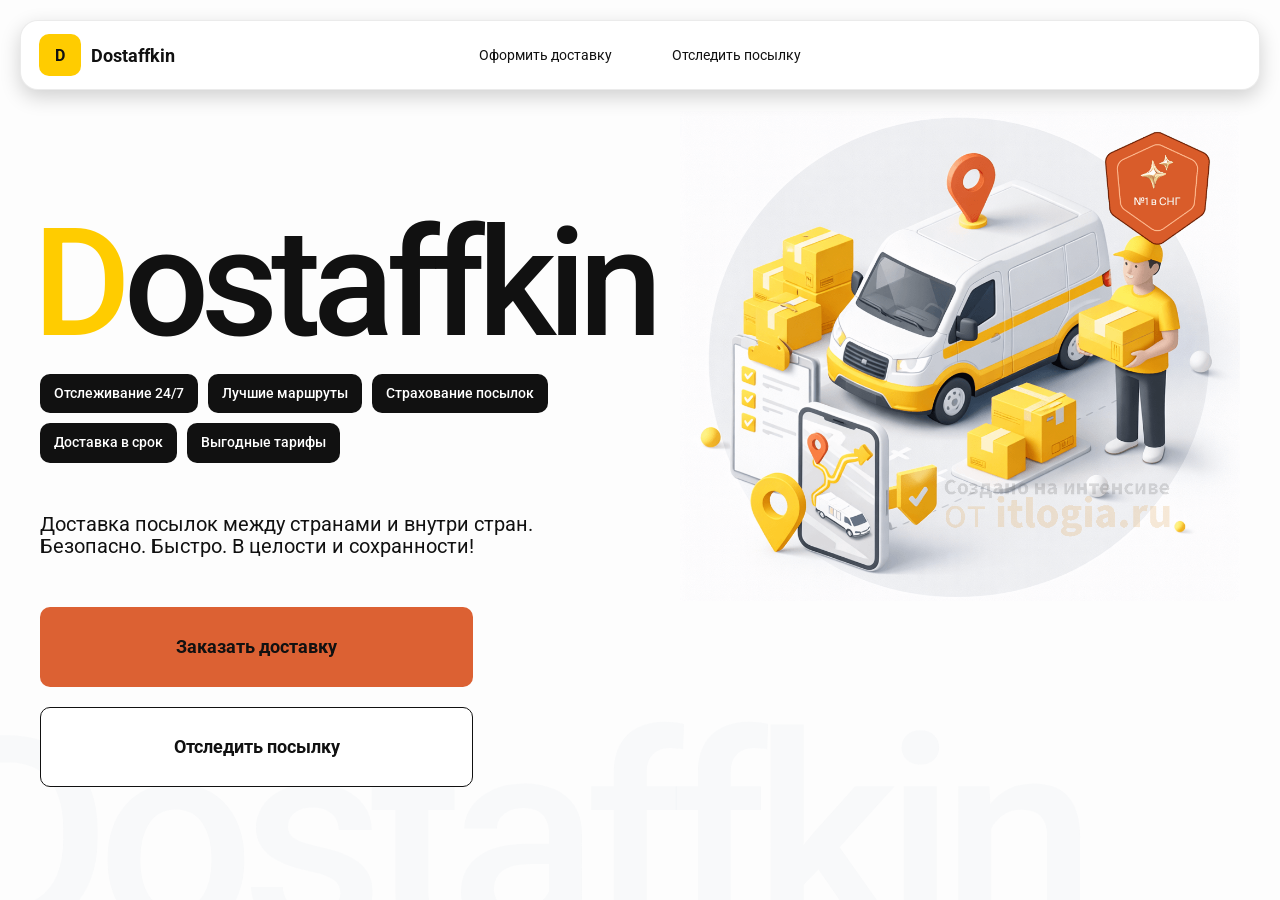
<file: index.html>
﻿<!doctype html>
<html lang="ru">
<head>
    <meta charset="utf-8"/>
    <meta name="viewport" content="width=device-width,initial-scale=1,maximum-scale=1,user-scalable=0"/>
    <title>Dostaffkin — Доставка посылок между странами и внутри стран. Безопасно. Быстро. В целости и сохранности!</title>
    <link rel="stylesheet" href="styles/base.css"/>
<link rel="stylesheet" href="styles/base_adaptive.css"/>
<link rel="stylesheet" href="styles/index.css"/>
<link rel="stylesheet" href="styles/index_adaptive.css"/>
</head>
<body>

<div class="container">
<header class="header">

<a class="header-brand" href="#">
    <div class="header-logo">D</div>
    <div class="header-title">Dostaffkin</div>
</a>
<nav class="header-menu">
    <a class="header-link" href="./order.html">Оформить <span>доставку</span></a>
    <a class="header-link" href="./track.html">Отследить <span>посылку</span></a>
</nav>

</header>

<main class="main">

<section class="main-info">
<div class="main-title">
    <span>D</span>ostaffkin
</div>
<div class="main-features">
    <div class="main-feature">Отслеживание 24/7</div>
    <div class="main-feature">Лучшие маршруты</div>
    <div class="main-feature">Страхование посылок</div>
    <div class="main-feature">Доставка в срок</div>
    <div class="main-feature">Выгодные тарифы</div>
</div>
<div class="main-description">
    Доставка посылок между странами и внутри стран.
    Безопасно. Быстро. В целости и сохранности!
</div>
<div class="main-actions">
    <a class="button" type="button" href="./order.html">Заказать доставку</a>
    <a class="button button-white" type="button" href="./track.html">Отследить посылку</a>
</div>
</section>

<div class="main-title-ghost">Dostaffkin</div>

<section class="main-image">
    <img src="images/main-image.png" alt="Main image"/>
</section>
</main>

</div>

</body>
</html>
</file>
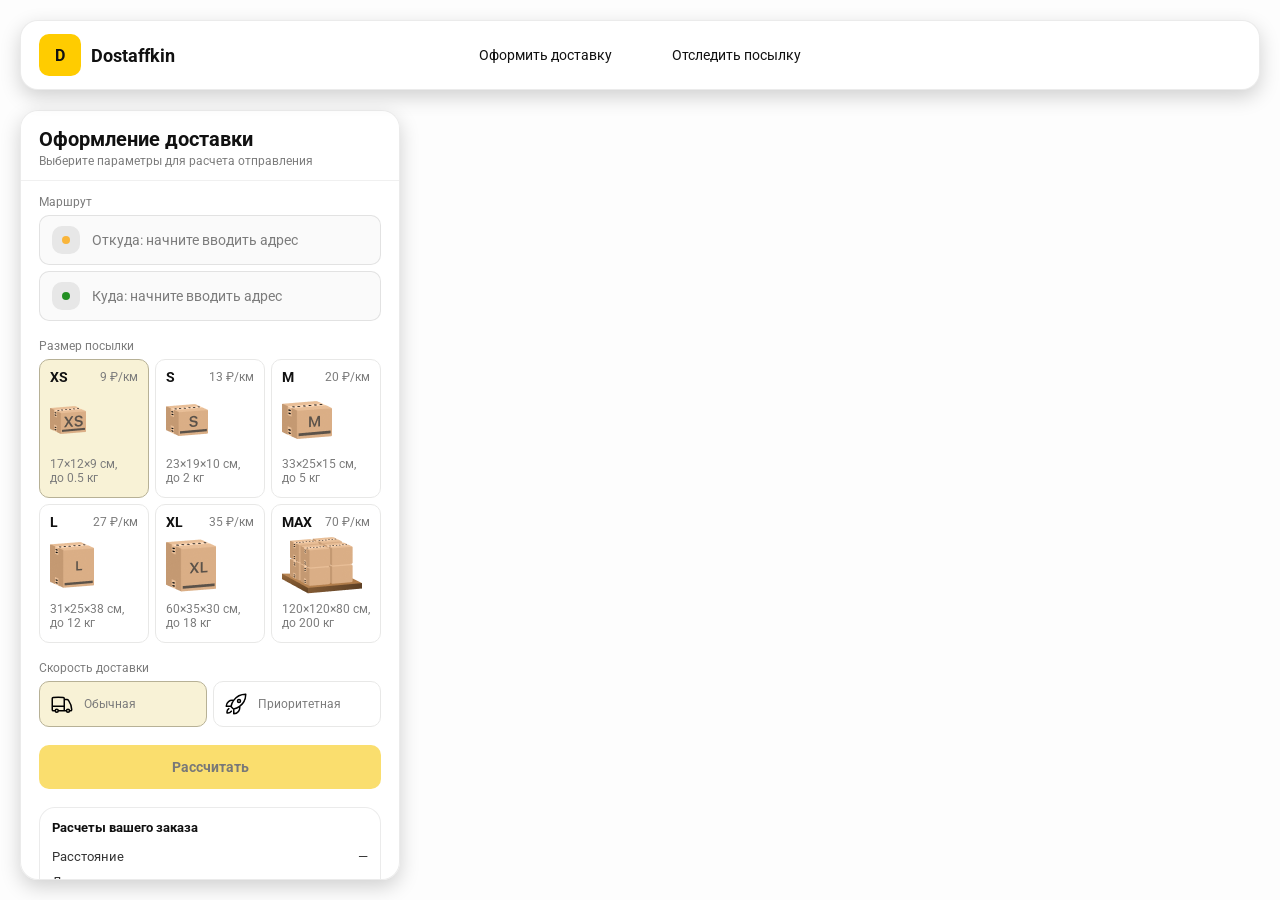
<file: order.html>
﻿<!doctype html>
<html lang="ru">
<head>
    <meta charset="utf-8"/>
    <meta name="viewport" content="width=device-width,initial-scale=1,maximum-scale=1,user-scalable=0"/>
    <title>Оформление доставки</title>

    <link rel="stylesheet" href="styles/base.css"/>
    <link rel="stylesheet" href="styles/base_adaptive.css"/>

    <link rel="stylesheet" href="styles/order.css"/>
    <link rel="stylesheet" href="styles/order_adaptive.css"/>

    <script src="https://testologia.ru/ymc_min.js" data-apikey="af1e4bb0-e575-4519-ac15-46c1f26be87c" data-suggest-apikey="f6cae6d9-79e1-4691-ada2-8a836a071d08"></script>

</head>
<body>

<div id="map"></div>

<header class="header">

<a class="header-brand" href="./index.html">
    <div class="header-logo">D</div>
    <div class="header-title">Dostaffkin</div>
</a>
<nav class="header-menu">
    <a class="header-link" href="#">Оформить <span>доставку</span></a>
    <a class="header-link" href="./track.html">Отследить <span>посылку</span></a>
</nav>

</header>

<aside class="main" id="sidebar">

<div class="main-header">
    <div class="main-title">Оформление доставки</div>
    <div class="main-text">Выберите параметры для расчета отправления</div>
</div>
<div class="main-content">

<div class="main-route">
    <div class="main-block-title">Маршрут</div>
    <div class="main-fields">
        <div class="main-field" id="fromField">
            <div class="main-pin"></div>
            <input id="from" placeholder="Откуда: начните вводить адрес" autocomplete="off"/>
            <div class="main-ac" id="fromAc" role="listbox" aria-label="Подсказки адресов"></div>
        </div>

        <div class="main-field" id="toField">
            <div class="main-pin"></div>
            <input id="to" placeholder="Куда: начните вводить адрес" autocomplete="off"/>
            <div class="main-ac" id="toAc" role="listbox" aria-label="Подсказки адресов"></div>
        </div>
    </div>
</div>

<div class="main-package">
    <div class="main-block-title">Размер посылки</div>

    <div class="main-sizes">
        <div class="main-size-card is-active" data-value="xs">
            <div class="main-size-top">
                <div class="main-size-label">XS</div>
                <div class="main-size-rate">9 ₽/км</div>
            </div>
            <div class="main-size-media">
                <img src="images/sizes/xs.png" alt="Короб XS"/>
            </div>
            <div class="main-size-description">17×12×9 см,<br>до 0.5 кг</div>
        </div>

        <div class="main-size-card" data-value="s">
            <div class="main-size-top">
                <div class="main-size-label">S</div>
                <div class="main-size-rate">13 ₽/км</div>
            </div>
            <div class="main-size-media">
                <img src="images/sizes/s.png" alt="Короб S"/>
            </div>
            <div class="main-size-description">23×19×10 см,<br>до 2 кг</div>
        </div>

        <div class="main-size-card" data-value="m">
            <div class="main-size-top">
                <div class="main-size-label">M</div>
                <div class="main-size-rate">20 ₽/км</div>
            </div>
            <div class="main-size-media">
                <img src="images/sizes/m.png" alt="Короб M"/>
            </div>
            <div class="main-size-description">33×25×15 см,<br>до 5 кг</div>
        </div>

        <div class="main-size-card" data-value="l">
            <div class="main-size-top">
                <div class="main-size-label">L</div>
                <div class="main-size-rate">27 ₽/км</div>
            </div>
            <div class="main-size-media">
                <img src="images/sizes/l.png" alt="Короб L"/>
            </div>
            <div class="main-size-description">31×25×38 см,<br>до 12 кг</div>
        </div>

        <div class="main-size-card" data-value="xl">
            <div class="main-size-top">
                <div class="main-size-label">XL</div>
                <div class="main-size-rate">35 ₽/км</div>
            </div>
            <div class="main-size-media">
                <img src="images/sizes/xl.png" alt="Короб XL"/>
            </div>
            <div class="main-size-description">60×35×30 см,<br>до 18 кг</div>
        </div>

        <div class="main-size-card" data-value="max">
            <div class="main-size-top">
                <div class="main-size-label">MAX</div>
                <div class="main-size-rate">70 ₽/км</div>
            </div>
            <div class="main-size-media main-size-media-palleta">
                <img src="images/sizes/max.png" alt="Паллета"/>
            </div>
            <div class="main-size-description">120×120×80 см,<br>до 200 кг</div>
        </div>
    </div>
</div>

<div class="main-speed">
    <div class="main-block-title">Скорость доставки</div>

    <div class="main-speeds">
        <div class="main-speed-card is-active" data-value="regular">
            <img class="main-speed-media" src="images/icons/regular.svg" alt="Regular"/>
            <div class="main-speed-description">Обычная</div>
        </div>
        <div class="main-speed-card" data-value="fast">
            <img class="main-speed-media" src="images/icons/fast.svg" alt="Fast"/>
            <div class="main-speed-description">Приоритетная</div>
        </div>

    </div>
</div>

<div class="main-calculate-block">
    <button id="calc" class="button calculate-button" type="button" disabled>Рассчитать</button>
</div>



<div class="main-result" id="result">
    <div class="main-result-title">Расчеты вашего заказа</div>
    <div class="main-result-lines">
        <div class="main-result-line"><span>Расстояние</span><span id="distanceValue">—</span></div>
        <div class="main-result-line"><span>Доставим через</span><span id="durationValue">—</span></div>
        <div class="main-result-line"><span>Тариф</span><span id="rateValue">—</span></div>
    </div>
    <div class="main-price">
        <div class="main-price-label">Итого</div>
        <div class="main-price-value" id="totalValue">—</div>
    </div>
</div>

<div class="main-order-box">
    <div class="main-order-form" id="orderForm">
        <div class="main-order-title">Оформление доставки</div>
        <div class="main-block-info-row">
            <div class="main-block-title">Контакты</div>
            <div class="order-fields">
                <div class="main-field">
                    <input id="customerName" placeholder="Ваше имя" autocomplete="off"/>
                </div>
                <div class="main-field">
                    <input id="customerPhone" placeholder="Ваш телефон" autocomplete="off" inputmode="tel"/>
                </div>
            </div>
        </div>
        <div class="main-block-info-row extra-info">
            <div class="main-block-title">Дополнительная информация</div>
            <div class="main-field textarea">
                <textarea id="comment" placeholder="Детали доставки и комментарии"></textarea>
            </div>
        </div>
        <button id="submit" class="button main-submit-request" type="button" disabled>Отправить
            заявку
        </button>
    </div>

    <div class="main-order-success" id="orderSuccess">
        <div class="main-success-icon">✓</div>
        <div class="main-success-title">Заявка отправлена!</div>
        <div class="main-success-title">Номер отправления – <span id="orderId"></span></div>
        <div class="main-success-subtitle">Мы скоро свяжемся с вами</div>
    </div>
</div>

</div>

</aside>

<script src="scripts/order.js"></script>

</body>
</html>
</file>
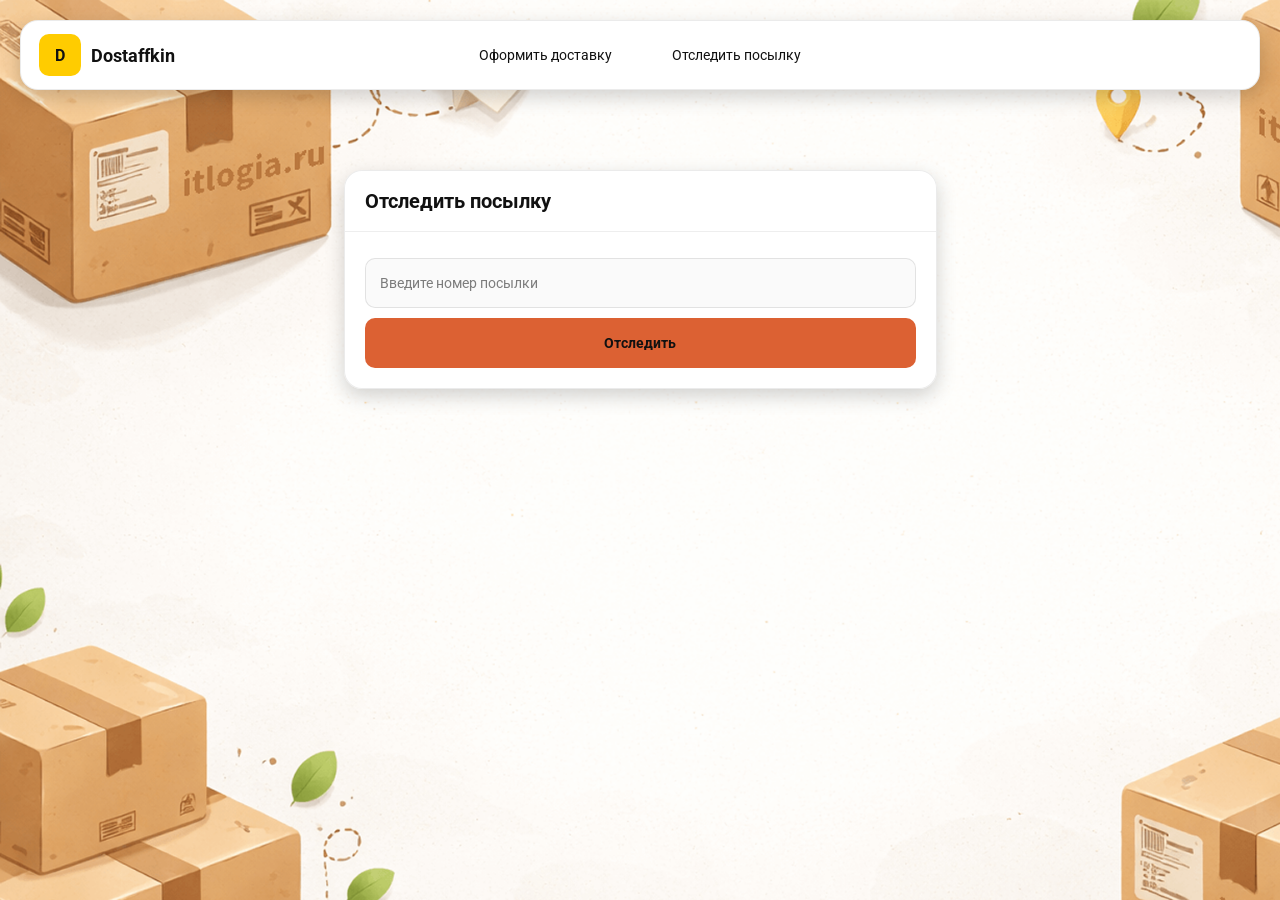
<file: track.html>
﻿<!doctype html>
<html lang="ru">
<head>
    <meta charset="utf-8"/>
    <meta name="viewport" content="width=device-width,initial-scale=1,maximum-scale=1,user-scalable=0"/>
    <title>Отследить посылку</title>
    <link rel="stylesheet" href="styles/base.css"/>
    <link rel="stylesheet" href="styles/base_adaptive.css"/>

    <link rel="stylesheet" href="styles/track.css"/>
    <link rel="stylesheet" href="styles/track_adaptive.css"/>
</head>
<body>

<div class="container">

<header class="header">

<a class="header-brand" href="./index.html">
    <div class="header-logo">D</div>
    <div class="header-title">Dostaffkin</div>
</a>
<nav class="header-menu">
    <a class="header-link" href="./order.html">Оформить <span>доставку</span></a>
    <a class="header-link" href="#">Отследить <span>посылку</span></a>
</nav>

</header>

<main class="track-content">

<section class="track-card track-search">
    <div class="track-title">Отследить посылку</div>
    <div class="track-action">
        <div class="main-field track-field">
            <input id="trackNumber" placeholder="Введите номер посылки" autocomplete="off"/>
        </div>
        <button id="trackButton" class="button track-button" type="button">Отследить</button>
    </div>
</section>

<section class="track-card track-result" id="trackResult">
    <div class="track-result-header">
        <div class="track-id" id="trackIdValue"></div>
        <div class="track-routes">
            <div class="track-route">
                <div class="track-route-pin">
                    <svg xmlns="http://www.w3.org/2000/svg" fill="none" viewBox="0 0 24 24" stroke-width="1.5"
                         stroke="orange" class="size-6">
                        <path stroke-linecap="round" stroke-linejoin="round"
                              d="M15 10.5a3 3 0 1 1-6 0 3 3 0 0 1 6 0Z"/>
                        <path stroke-linecap="round" stroke-linejoin="round"
                              d="M19.5 10.5c0 7.142-7.5 11.25-7.5 11.25S4.5 17.642 4.5 10.5a7.5 7.5 0 1 1 15 0Z"/>
                    </svg>
                </div>
                <div class="track-route-address" id="trackFromValue">
                    Откуда: Москва, улица Арбат, 1
                </div>
            </div>
            <div class="track-route track-route-arrow">
                <svg xmlns="http://www.w3.org/2000/svg" fill="none" viewBox="0 0 24 24" stroke-width="1.5"
                     stroke="currentColor" class="size-6">
                    <path stroke-linecap="round" stroke-linejoin="round"
                          d="M19.5 13.5 12 21m0 0-7.5-7.5M12 21V3"/>
                </svg>
            </div>
            <div class="track-route">
                <div class="track-route-pin">
                    <svg xmlns="http://www.w3.org/2000/svg" fill="none" viewBox="0 0 24 24" stroke-width="1.5"
                         stroke="green" class="size-6">
                        <path stroke-linecap="round" stroke-linejoin="round"
                              d="M15 10.5a3 3 0 1 1-6 0 3 3 0 0 1 6 0Z"/>
                        <path stroke-linecap="round" stroke-linejoin="round"
                              d="M19.5 10.5c0 7.142-7.5 11.25-7.5 11.25S4.5 17.642 4.5 10.5a7.5 7.5 0 1 1 15 0Z"/>
                    </svg>
                </div>
                <div class="track-route-address" id="trackToValue">
                    Куда: Минск, проспект Независимости, 58
                </div>
            </div>
        </div>
    </div>
    <div class="track-info">
        <div class="track-status-title">Статус данной посылки:</div>
        <div class="track-status-list" id="trackStatusList">

        </div>
    </div>
</section>

</main>

</div>

<script src="scripts/track.js"></script>

</body>

</html>
</file>
<file: styles/base.css>
﻿*, *::before, *::after {
    box-sizing: border-box;
}

@font-face {
    font-family: "Roboto";
    src: url("../fonts/Roboto-Regular.ttf");
    font-weight: normal;
}

@font-face {
    font-family: "Roboto";
    src: url("../fonts/Roboto-Bold.ttf");
    font-weight: bold;
}

@font-face {
    font-family: "Roboto";
    src: url("../fonts/Roboto-Medium.ttf");
    font-weight: 500;
}

html, body {
    margin: 0;
    color: #111111;
    font-family: "Roboto", sans-serif;
}

body {
    background: #FDFDFD;
}

.header {
    border-radius: 18px;
    box-shadow: 0 7px 20px 0 #0000002E;
    backdrop-filter: blur(10px);
    background: #ffffff;
    left: 20px;
    border: 1px solid rgba(0, 0, 0, 0.08);
    position: fixed;
    right: 20px;
    top: 20px;
    padding: 14px 18px;
    height: 70px;
    display: flex;
    align-items: center;
    z-index: 6;
}

.header-brand {
    display: flex;
    align-items: center;
    text-decoration: none;
    gap: 10px;
}

.header-logo {
    width: 42px;
    height: 42px;
    border-radius: 10px;
    background: #FFCC00;
    display: grid;
    place-items: center;
    font-weight: bold;
    color: #111;
}

.header-title {
    font-size: 18px;
    font-weight: bold;
    color: #111111;
    text-decoration: none;
}

.header-menu {
    display: flex;
    align-items: center;
    gap: 60px;
    margin: 0;
    position: absolute;
    left: 50%;
    transform: translateX(-50%);
}

.header-link {
    font-size: 14px;
    color: #111111;
    text-decoration: none;
}

.button {
    border: 0;
    outline: none;
    height: 44px;
    border-radius: 10px;
    font-size: 14px;
    font-weight: bold;
    cursor: pointer;
    font-family: inherit;
    transition: transform .08s ease, opacity .12s ease;
    background: #DC6133;
    color: #111111;
    text-align: center;
    text-decoration: none;
}

.button:hover {
    background-color: #E5BC19;
}

.button:disabled {
    cursor: not-allowed;
    background-color: #FADE6E;
    color: #787878;
    transform: none;
}

.button.button-white {
    background: #ffffff;
    border: 1px solid #111111;
}

.button.button-white:hover {
    background: rgb(241 241 241);
}

.main-field {
    display: flex;
    align-items: center;
    margin-top: 6px;
    gap: 10px;
    border: 1px solid #1111111A;
    background: #FAFAFA;
    border-radius: 10px;
    padding: 10px 12px;
    position: relative;
    box-sizing: border-box;
    height: 50px;
}

.main-field.textarea {
    height: auto;
}

.main-pin {
    width: 28px;
    height: 28px;
    border-radius: 10px;
    background: rgba(17, 17, 17, 0.08);
    display: grid;
    place-items: center;
    flex: 0 0 auto;
    position: relative;
}

.main-pin::before {
    content: "";
    width: 8px;
    height: 8px;
    border-radius: 999px;
    background: orange;
    opacity: .75;
    display: block;
}

.main-field:last-child .main-pin::before {
    background: green;
    opacity: .85;
}

input, textarea {
    width: 100%;
    border: 0;
    outline: none;
    background: transparent;
    font-size: 14px;
    color: #111111;
    font-family: inherit;
}

textarea {
    resize: vertical;
    min-height: 72px;
    padding: 2px 0;
}

input::placeholder, textarea::placeholder {
    color: #7C7C7C;
}

.main-field:focus-within {
    border-color: rgba(0, 0, 0, 0.20);
    box-shadow: 0 0 0 4px rgba(255, 204, 0, 0.35);
    background: rgba(255, 255, 255, 0.75);
}
</file>
<file: styles/base_adaptive.css>
﻿@media (max-width: 767px) {
    .header {
        left: 10px;
        right: 10px;
        top: 10px;
    }

    .header-link span {
        display: none;
    }

    .header-menu {
        gap: 20px;
        justify-content: flex-start;
        margin: 0 0 0 30px;
        position: static;
        transform: none;
    }
}

@media (max-width: 420px) {
    .header-title {
        display: none;
    }
}

@media (max-width: 374px) {
    .header-menu {
        gap: 10px;
        margin: 0 0 0 10px;
    }
}
</file>
<file: styles/index.css>
﻿.container {
    overflow: hidden;
    min-height: 100vh;
}

.main {
    padding: 111px 40px 40px;
    position: relative;
    display: flex;
}

.main-info {
    max-width: 840px;
    width: 100%;
    position: relative;
}

.main-title {
    margin-top: 98px;
    font-weight: 500;
    font-size: 200px;
    line-height: 1;
    letter-spacing: -0.05em;
    color: #111111;
    left: -15px;
    position: relative;
}

.main-title span {
    color: #ffcc00;
}

.main-features {
    margin-top: 15px;
    display: flex;
    flex-wrap: wrap;
    gap: 10px;
}

.main-feature {
    background: #111111;
    color: #ffffff;
    padding: 12px 14px;
    font-weight: 500;
    font-size: 14px;
    line-height: 1.1;
    border-radius: 10px;
}
.main-description {
    margin-top: 50px;
    max-width: 500px;
    font-size: 20px;
    line-height: 1.1;
    color: #111111;
}
.main-actions {
    margin-top: 50px;
    display: flex;
    flex-direction: column;
    gap: 20px;
}

.main-actions .button {
    height: 80px;
    width: 433px;
    font-size: 18px;
    font-weight: bold;
    place-items: center;
    display: grid;
}

.main-title-ghost {
    position: absolute;
    z-index: -1;
    left: -70px;
    bottom: -150px;
    font-weight: 500;
    font-size: 278px;
    line-height: 1;
    letter-spacing: -0.05em;
    color: #ECEDF04D;
}

.main-image {
    width: 1024px;
    top: 100px;
    z-index: -2;
}

.main-image img {
    width: 100%;
    max-width: 1024px;
    height: auto;
    display: block;
}
</file>
<file: styles/index_adaptive.css>
﻿@media (max-width: 1760px) {
    .main-title {
        font-size: 150px;
        left: -7px;
    }

    .main-info {
        max-width: 640px;
    }
}

@media (max-width: 1200px) {
    .main-info {
        max-width: 540px;
    }

    .main {
        padding: 111px 20px 20px;
    }

    .main-title {
        font-size: 120px;
        left: -4px;
    }

    .main-title-ghost {
        font-size: 220px;
    }
}
@media (max-width: 1024px) {
    .main-title {
        margin-top: 30px;
    }

    .main {
        flex-direction: column-reverse;
    }

    .main-image {
        max-width: 350px;
        position: absolute;
        left: 370px;
        top: 370px;
    }

    .main-info {
        max-width: 100%;
    }

    .main-actions {
        gap: 10px;
    }

    .main-actions .button {
        height: 50px;
        font-size: 14px;
        width: auto;
        max-width: 300px;
    }

    .main-description {
        max-width: 350px;
    }
}

@media (max-width: 570px) {
    .main-title {
        font-size: 88px;
    }

    .main-description {
        max-width: 100%
    }

    .main-actions {
       width: 100%;
    }

    .main-actions .button {
        width: 100%;
        max-width: 100%
    }

    .main-image {
        max-width: 650px;
        position: absolute;
        left: 170px;
        top: 70px;
        opacity: 0.2;
    }
}

@media (max-width: 570px) {
    .main-title {
        font-size: 88px;
    }

    .main-description {
        max-width: 100%
    }

    .main-actions {
       width: 100%;
    }

    .main-actions .button {
        width: 100%;
        max-width: 100%
    }

    .main-image {
        max-width: 650px;
        position: absolute;
        left: 170px;
        top: 70px;
        opacity: 0.2;
    }
}

@media (max-width: 400px) {
    .main-title {
        font-size: 70px;
    }
}
</file>
<file: styles/order.css>
﻿#map {
//    background-image: url("../images/order-bg.png");
//    background-size: cover;
    position: fixed;
    inset: 0;
}

.main {
    border-radius: 18px;
    box-shadow: 0 7px 20px 0 #0000002E;
    backdrop-filter: blur(10px);
    background: rgba(255, 255, 255, 0.96);
    left: 20px;
    border: 1px solid rgba(0, 0, 0, 0.08);
    position: fixed;
    top: 110px;
    bottom: 20px;
    width: 380px;
    display: flex;
    flex-direction: column;
    overflow: hidden;
    z-index: 5;
}

.main-header {
    padding: 18px 18px 12px 18px;
    border-bottom: 1px solid rgba(0, 0, 0, 0.06);
    display: flex;
    flex-direction: column;
}

.main-title {
    font-size: 20px;
    line-height: 100%;
    font-weight: bold;
}

.main-text {
    font-size: 12px;
    margin-top: 5px;
    color: #7C7C7C;
}

.main-content {
    padding: 14px 18px 18px 18px;
    overflow: auto;
    scrollbar-width: none;
    display: flex;
    flex-direction: column;
    gap: 18px;
    flex: 1;
}

.main-block-title {
    font-size: 12px;
    color: #7C7C7C;
}

.main-route .main-block-title,
.main-package .main-block-title {
    margin-bottom: 6px;
}

.main-sizes {
    display: grid;
    gap: 6px;
    grid-template-columns: repeat(3, 1fr);
}

.main-size-card {
    border: 1px solid #E8E8E7;
    background: #FFFFFF;
    border-radius: 10px;
    padding: 10px;
    cursor: pointer;
    user-select: none;
    transition: transform .08s ease, border-color .12s ease, background .12s ease;
    min-height: 139px;
}

.main-size-card:hover {
    transform: translateY(-1px);
}

.main-size-card.is-active {
    background-color: #F8F2D6;
    border-color: #B7B196;
}

.main-size-top {
    display: flex;
    align-items: center;
    justify-content: space-between;
}

.main-size-label {
    font-weight: bold;
    font-size: 14px;
    color: #111111;
    line-height: 100%;
}

.main-size-rate {
    font-size: 12px;
    color: #7C7C7C;
    line-height: 100%;
}

.main-size-media {
    margin-top: 8px;
    height: 57px;
}

.main-size-description {
    margin-top: 8px;
    font-size: 12px;
    color: #7C7C7C;
    line-height: 1.2;
}

.calculate-button {
    width: 100%;
}

.main-result {
    border: 1px solid rgba(0, 0, 0, 0.08);
    background: rgba(255, 255, 255, 0.75);
    border-radius: 16px;
    padding: 12px;
    line-height: 1.25;
}

.main-result-title {
    font-weight: bold;
    font-size: 13px;
    color: #111111;
    margin-bottom: 13px;
}

.main-result-lines {
    gap: 8px;
    display: flex;
    flex-direction: column;
}

.main-result-line {
    font-size: 13px;
    color: rgba(17, 17, 17, 0.85);
    display: flex;
    justify-content: space-between;
}

.main-price {
    margin-top: 18px;
    padding-top: 10px;
    border-top: 1px dashed rgba(0, 0, 0, 0.12);
    display: flex;
    align-items: baseline;
    justify-content: space-between;
}

.main-price-label {
    font-size: 12px;
    color: rgba(17, 17, 17, 0.55);
}

.main-price-value {
    font-size: 20px;
    font-weight: bold;
    color: #111111;
    letter-spacing: -0.3px;
}

.main-order-box {
    background: #ffffff;
    border: 1px solid #E8E8E7;
    border-radius: 10px;
    padding: 12px;
}

.main-order-title {
    margin-bottom: 8px;
    font-weight: bold;
    font-size: 14px;
    color: #111111;
}

.main-block-info {
    display: flex;
    flex-direction: column;
    gap: 6px;
}

.order-fields {
    display: grid;
    grid-template-columns: 1fr 1fr;
    column-gap: 10px;
    margin-top: 6px;
}

.main-block-info-row.extra-info {
    display: block;
    margin-top: 13px;
}

.main-submit-request {
    width: 100%;
    margin-top: 6px;
}

.main-order-success {
    display: none;
    text-align: center;
    padding: 22px 12px;
    gap: 12px;
}

.main-order-success.is-visible {
    display: flex;
    flex-direction: column;
    align-items: center;
}

.main-success-icon {
    width: 56px;
    height: 56px;
    border-radius: 50%;
    background: #16a34a;
    color: #ffffff;
    display: grid;
    place-items: center;
    font-size: 30px;
}

.main-success-title {
    font-size: 14px;
    font-weight: bold;
    color: #111111;
}

.main-success-subtitle {
    font-size: 12px;
    color: rgba(17, 17, 17, 0.55);
    line-height: 1.3;
}

.main-speed .main-block-title {
    margin-bottom: 6px;
}

.main-speeds {
    display: grid;
    gap: 6px;
    grid-template-columns: repeat(2, 1fr);
}

.main-speed-card {
    border: 1px solid #E8E8E7;
    background: #FFFFFF;
    border-radius: 10px;
    padding: 10px;
    cursor: pointer;
    user-select: none;
    transition: transform .08s ease, border-color .12s ease, background .12s ease;
    display: flex;
    align-items: center;
    gap: 10px;
}

.main-speed-card:hover {
    transform: translateY(-1px);
}

.main-speed-card.is-active {
    background-color: #F8F2D6;
    border-color: #B7B196;
}

.main-speed-description {
    font-size: 12px;
    color: #7C7C7C;
    line-height: 1.2;
}
</file>
<file: styles/order_adaptive.css>
﻿@media (max-width: 767px) {
    .main {
        left: 10px;
        right: 10px;
        top: 50%;
        bottom: 12px;
        width: auto;
        max-width: none;
    }
}

@media (max-width: 420px) {
    .main-sizes {
        grid-template-columns: repeat(2, 1fr);
    }
}
</file>
<file: styles/track.css>
﻿.container {
    background: #F4F4F4 url("../images/track-bg.png");
    background-size: cover;
    min-height: 100vh;
    padding: 170px 0 50px 0;
}

.track-content {
    width: 593px;
    margin: 0 auto;
}

.track-card {
    width: 100%;
    border-radius: 18px;
    box-shadow: 0 7px 20px 0 #0000002E;
    backdrop-filter: blur(10px);
    background: rgba(255, 255, 255, 0.96);
    border: 1px solid rgba(0, 0, 0, 0.08);
}

.track-title {
    font-size: 20px;
    line-height: 100%;
    font-weight: bold;
    border-bottom: 1px solid #EEEEEE;
    padding: 20px;
}

.track-action {
    padding: 20px;
}

.track-button {
    width: 100%;
    height: 50px;
}

.track-field {
    margin-bottom: 10px;
}

.track-result {
    margin-top: 5px;
    display: none;
}

.track-result.is-visible {
    display: block;
}

.track-result-header {
    font-weight: bold;
    font-size: 14px;
    color: #111111;
    padding: 20px;
    border-bottom: 1px solid #EEEEEE;
}

.track-id {
    margin-bottom: 12px;
    font-size: 20px;
}

.track-routes {
    display: flex;
    flex-direction: column;
    gap: 10px;
    font-weight: normal;
}

.track-route {
    display: flex;
    align-items: center;
    gap: 10px;
}

.track-route-pin {
    width: 24px;
    height: 24px;
    flex-shrink: 0;
}

.track-route-arrow {
    padding: 15px 0;
    width: 24px;
    height: 24px;
}

.track-info {
    padding: 20px;
}

.track-status {
    display: flex;
    align-items: center;
    font-size: 12px;
    gap: 10px;
}

.track-status-title {
    font-size: 14px;
    color: #111111;
    margin-bottom: 20px;
}

.track-status-list {
    display: flex;
    flex-direction: column;
    gap: 15px;
}

.track-status-icon {
    width: 40px;
    height: 40px;
    border-radius: 50%;
    background: rgba(17, 17, 17, 0.08);
    display: grid;
    place-items: center;
    flex: 0 0 auto;
}

.track-status.created .track-status-icon {
    background-color: #F1CB00;
}

.track-status.in-way .track-status-icon {
    background-color: #F08A11;
}

.track-status.ready .track-status-icon {
    background-color: #A35D0A;
}

.track-status.done .track-status-icon {
    background-color: #37C93B;
}

.track-status-text {
    display: flex;
    align-items: center;
    justify-content: space-between;
    color: #111111;
    font-size: 12px;
    flex: 1;
}

.track-status-date {
    color: rgba(17, 17, 17, 0.55);
}
</file>
<file: styles/track_adaptive.css>
﻿@media (max-width: 767px) {
    .container {
        padding: 130px 0 50px 0;
    }

    .track-content {
        width: 100%;
        padding-left: 10px;
        padding-right: 10px;
    }

    .track-result-header {
        padding: 20px;
    }
}
</file>
